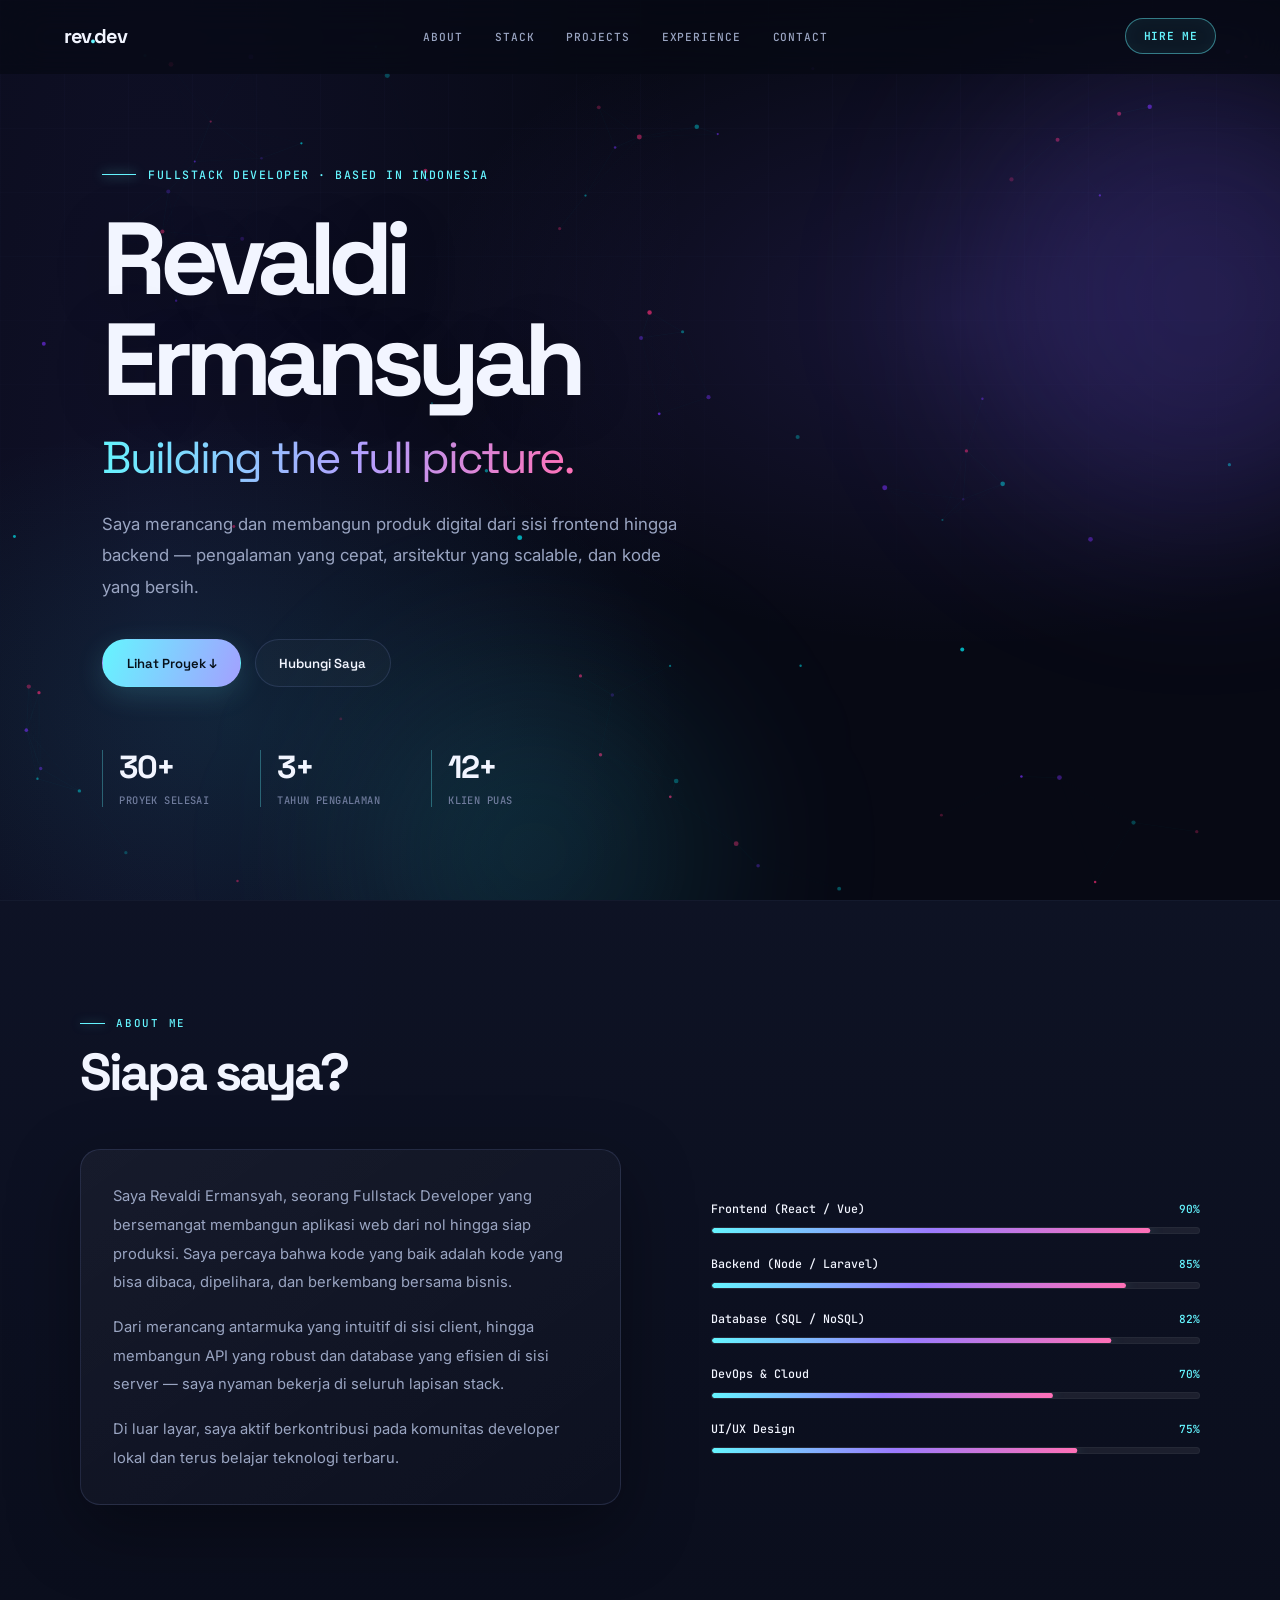
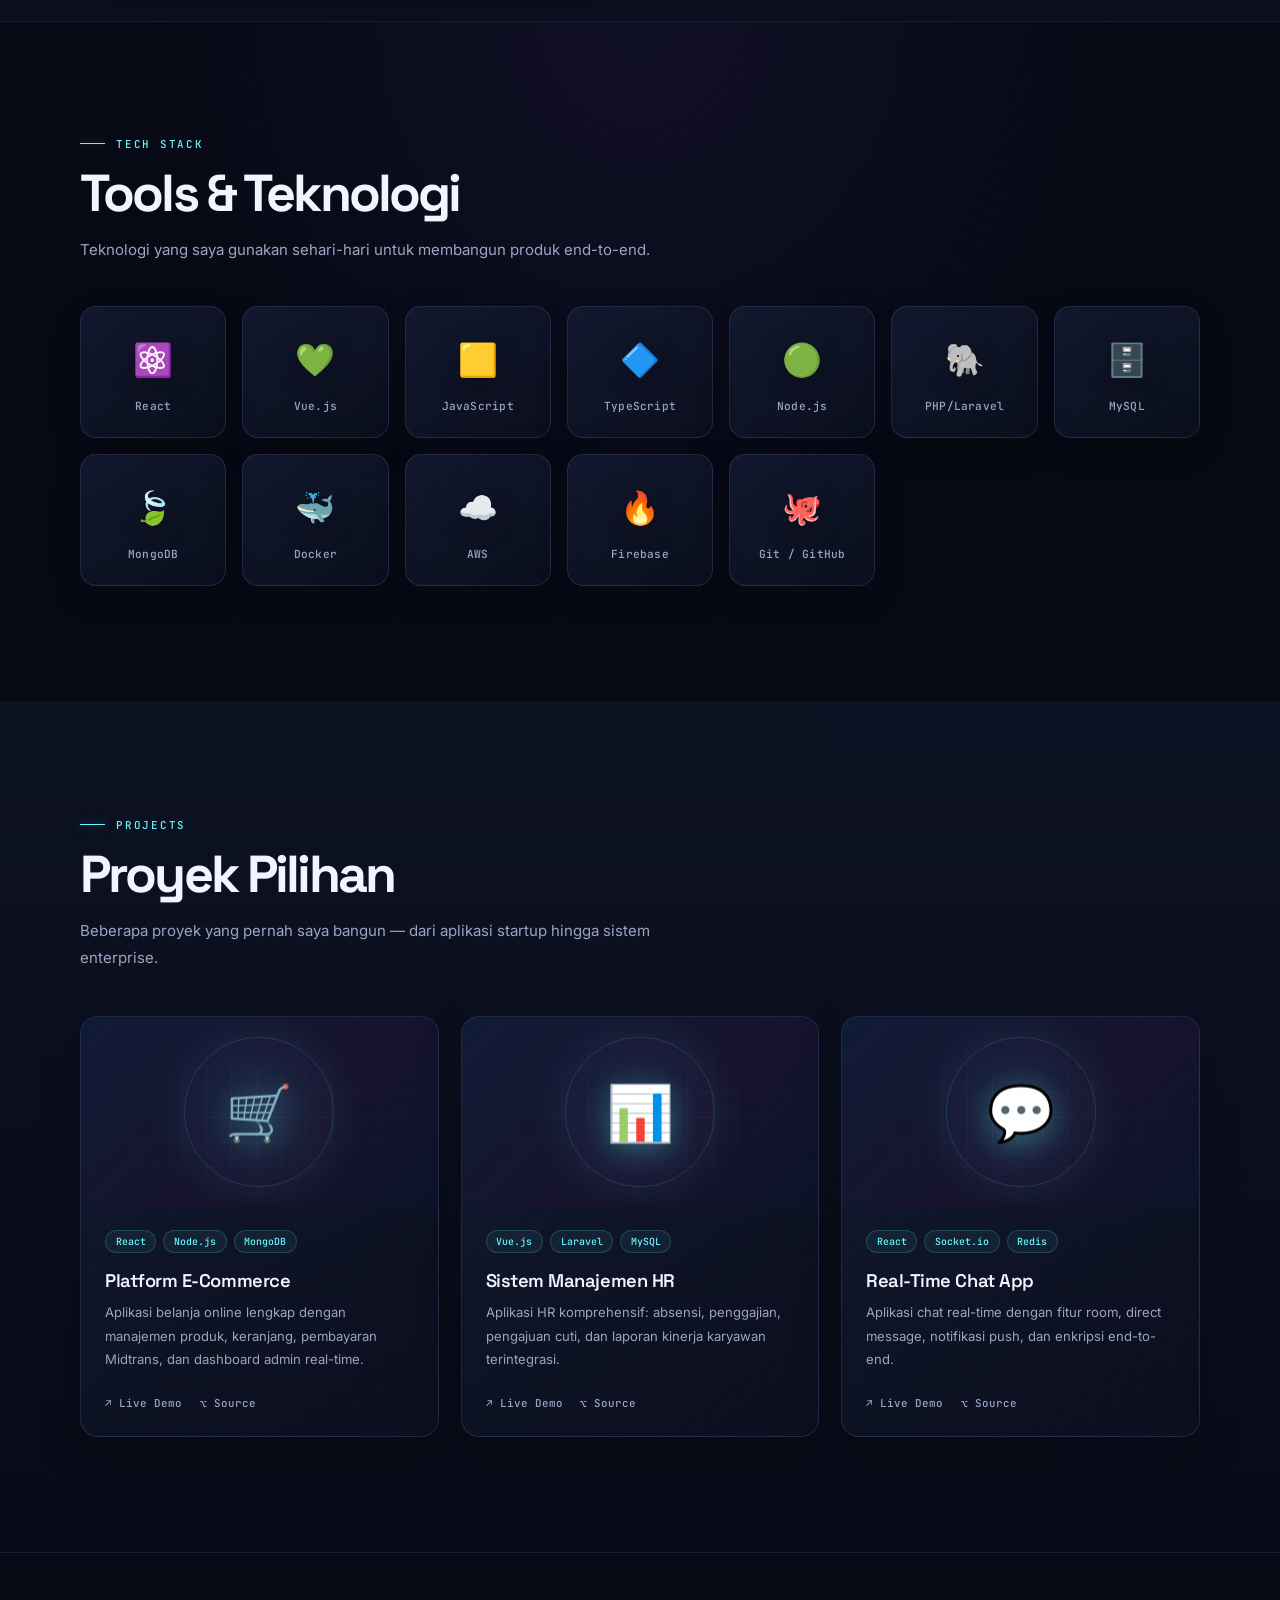
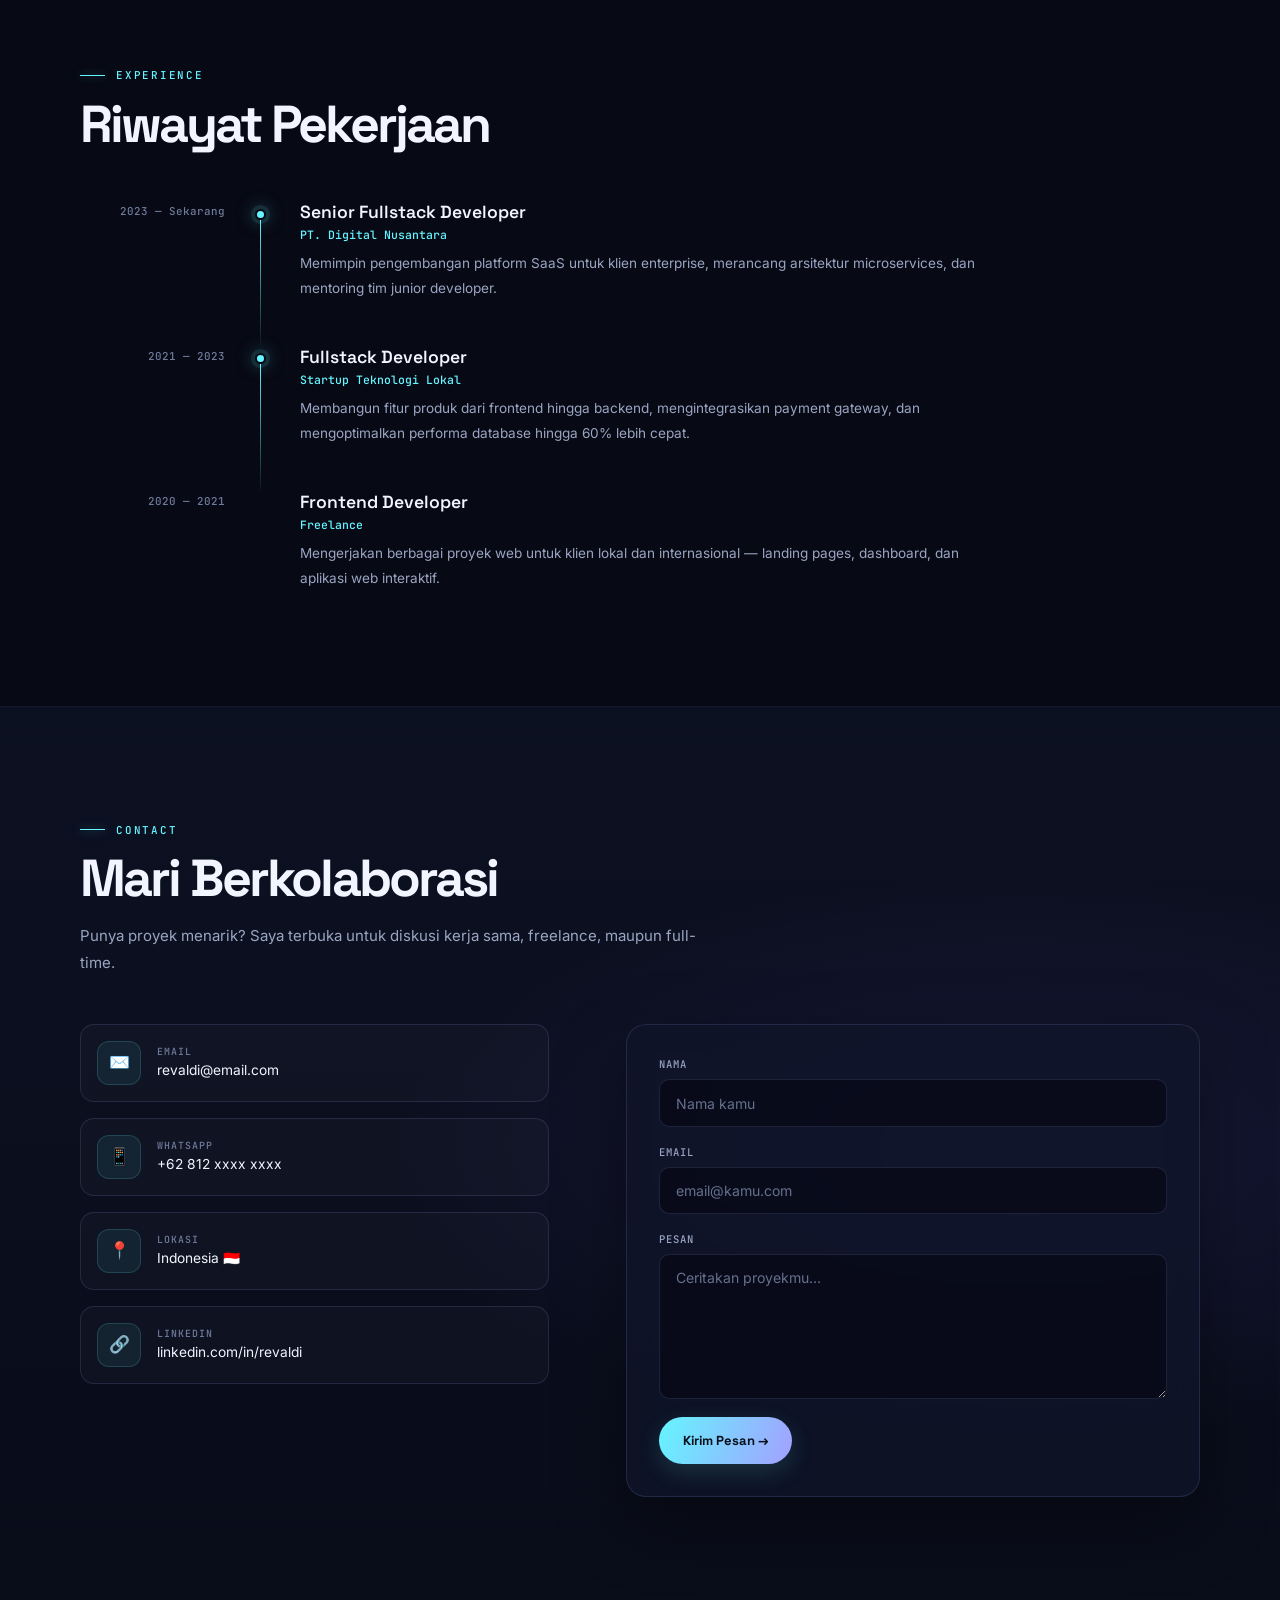
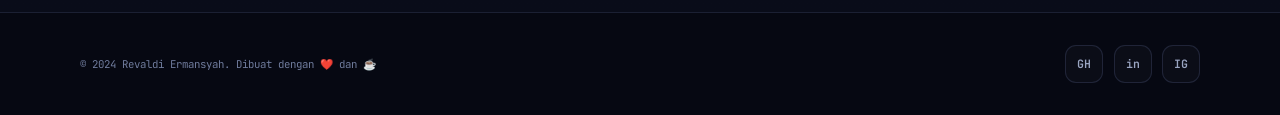
<file: portofolio1/tes1.html>
<!DOCTYPE html>
<html lang="id">
<head>
  <meta charset="UTF-8" />
  <meta name="viewport" content="width=device-width, initial-scale=1.0, viewport-fit=cover" />
  <meta name="description" content="Revaldi Ermansyah — Fullstack Developer. Membangun produk digital yang cepat, scalable, dan berkesan." />
  <meta name="theme-color" content="#050510" />
  <title>Revaldi Ermansyah | Fullstack Developer</title>

  <link rel="preconnect" href="https://fonts.googleapis.com" />
  <link rel="preconnect" href="https://fonts.gstatic.com" crossorigin />
  <link href="https://fonts.googleapis.com/css2?family=Space+Grotesk:wght@300;400;500;600;700&family=Inter:wght@300;400;500&family=JetBrains+Mono:wght@400;500&display=swap" rel="stylesheet" />
  <link rel="stylesheet" href="style1.css">
</head>
<body>

<!-- NAV -->
<nav>
  <a href="#hero" class="nav-logo">rev<span>.</span>dev</a>
  <ul class="nav-links">
    <li><a href="#about">about</a></li>
    <li><a href="#stack">stack</a></li>
    <li><a href="#projects">projects</a></li>
    <li><a href="#experience">experience</a></li>
    <li><a href="#contact">contact</a></li>
  </ul>
  <a href="#contact" class="nav-cta">hire me</a>
  <button class="nav-menu-btn" id="menuBtn" type="button" aria-label="Buka menu" aria-controls="mobileMenu" aria-expanded="false">☰</button>
</nav>

<!-- MOBILE MENU -->
<div class="mobile-menu" id="mobileMenu" aria-label="Menu navigasi mobile">
  <button class="mobile-close" id="menuClose">✕</button>
  <a href="#about" onclick="closeMobile()">About</a>
  <a href="#stack" onclick="closeMobile()">Stack</a>
  <a href="#projects" onclick="closeMobile()">Projects</a>
  <a href="#experience" onclick="closeMobile()">Experience</a>
  <a href="#contact" onclick="closeMobile()">Contact</a>
</div>

<!-- HERO -->
<section id="hero">
  <canvas id="particles-canvas"></canvas>
  <div class="hero-grid-line"></div>
  <div class="hero-glow hero-glow-1"></div>
  <div class="hero-glow hero-glow-2"></div>

  <div class="hero-content">
    <div class="hero-eyebrow">Fullstack Developer · Based in Indonesia</div>
    <h1 class="hero-name">Revaldi<br>Ermansyah</h1>
    <p class="hero-role">Building the full picture.</p>
    <p class="hero-desc">
      Saya merancang dan membangun produk digital dari sisi frontend hingga backend — pengalaman yang cepat, arsitektur yang scalable, dan kode yang bersih.
    </p>
    <div class="hero-actions">
      <a href="#projects" class="btn-primary">Lihat Proyek &darr;</a>
      <a href="#contact" class="btn-outline">Hubungi Saya</a>
    </div>
    <div class="hero-stats">
      <div>
        <div class="hero-stat-num" data-count="30">0+</div>
        <div class="hero-stat-label">Proyek Selesai</div>
      </div>
      <div>
        <div class="hero-stat-num" data-count="3">0+</div>
        <div class="hero-stat-label">Tahun Pengalaman</div>
      </div>
      <div>
        <div class="hero-stat-num" data-count="12">0+</div>
        <div class="hero-stat-label">Klien Puas</div>
      </div>
    </div>
  </div>
</section>

<!-- ABOUT -->
<section id="about">
  <div class="container">
    <div class="section-label">about me</div>
    <h2 class="section-title">Siapa saya?</h2>
    <div class="about-grid fade-in">
      <div class="about-text">
        <p>
          Saya Revaldi Ermansyah, seorang Fullstack Developer yang bersemangat membangun aplikasi web dari nol hingga siap produksi. Saya percaya bahwa kode yang baik adalah kode yang bisa dibaca, dipelihara, dan berkembang bersama bisnis.
        </p>
        <p>
          Dari merancang antarmuka yang intuitif di sisi client, hingga membangun API yang robust dan database yang efisien di sisi server — saya nyaman bekerja di seluruh lapisan stack.
        </p>
        <p>
          Di luar layar, saya aktif berkontribusi pada komunitas developer lokal dan terus belajar teknologi terbaru.
        </p>
      </div>
      <div class="about-skills">
        <div class="skill-bar-row">
          <div class="skill-bar-info"><span class="skill-name">Frontend (React / Vue)</span><span class="skill-pct">90%</span></div>
          <div class="skill-track"><div class="skill-fill" style="--w:0.90"></div></div>
        </div>
        <div class="skill-bar-row">
          <div class="skill-bar-info"><span class="skill-name">Backend (Node / Laravel)</span><span class="skill-pct">85%</span></div>
          <div class="skill-track"><div class="skill-fill" style="--w:0.85"></div></div>
        </div>
        <div class="skill-bar-row">
          <div class="skill-bar-info"><span class="skill-name">Database (SQL / NoSQL)</span><span class="skill-pct">82%</span></div>
          <div class="skill-track"><div class="skill-fill" style="--w:0.82"></div></div>
        </div>
        <div class="skill-bar-row">
          <div class="skill-bar-info"><span class="skill-name">DevOps & Cloud</span><span class="skill-pct">70%</span></div>
          <div class="skill-track"><div class="skill-fill" style="--w:0.70"></div></div>
        </div>
        <div class="skill-bar-row">
          <div class="skill-bar-info"><span class="skill-name">UI/UX Design</span><span class="skill-pct">75%</span></div>
          <div class="skill-track"><div class="skill-fill" style="--w:0.75"></div></div>
        </div>
      </div>
    </div>
  </div>
</section>

<!-- TECH STACK -->
<section id="stack">
  <div class="container">
    <div class="section-label">tech stack</div>
    <h2 class="section-title">Tools & Teknologi</h2>
    <p class="section-desc">Teknologi yang saya gunakan sehari-hari untuk membangun produk end-to-end.</p>
    <div class="stack-grid fade-in">
      <div class="stack-card"><div class="stack-icon">⚛️</div><div class="stack-name">React</div></div>
      <div class="stack-card"><div class="stack-icon">💚</div><div class="stack-name">Vue.js</div></div>
      <div class="stack-card"><div class="stack-icon">🟨</div><div class="stack-name">JavaScript</div></div>
      <div class="stack-card"><div class="stack-icon">🔷</div><div class="stack-name">TypeScript</div></div>
      <div class="stack-card"><div class="stack-icon">🟢</div><div class="stack-name">Node.js</div></div>
      <div class="stack-card"><div class="stack-icon">🐘</div><div class="stack-name">PHP/Laravel</div></div>
      <div class="stack-card"><div class="stack-icon">🗄️</div><div class="stack-name">MySQL</div></div>
      <div class="stack-card"><div class="stack-icon">🍃</div><div class="stack-name">MongoDB</div></div>
      <div class="stack-card"><div class="stack-icon">🐳</div><div class="stack-name">Docker</div></div>
      <div class="stack-card"><div class="stack-icon">☁️</div><div class="stack-name">AWS</div></div>
      <div class="stack-card"><div class="stack-icon">🔥</div><div class="stack-name">Firebase</div></div>
      <div class="stack-card"><div class="stack-icon">🐙</div><div class="stack-name">Git / GitHub</div></div>
    </div>
  </div>
</section>

<!-- PROJECTS -->
<section id="projects">
  <div class="container">
    <div class="section-label">projects</div>
    <h2 class="section-title">Proyek Pilihan</h2>
    <p class="section-desc">Beberapa proyek yang pernah saya bangun — dari aplikasi startup hingga sistem enterprise.</p>
    <div class="projects-grid fade-in">

      <div class="project-card">
        <div class="project-thumb" style="background:#0a0a1a;">🛒</div>
        <div class="project-body">
          <div class="project-tags">
            <span class="project-tag">React</span>
            <span class="project-tag">Node.js</span>
            <span class="project-tag">MongoDB</span>
          </div>
          <h3 class="project-title">Platform E-Commerce</h3>
          <p class="project-desc">Aplikasi belanja online lengkap dengan manajemen produk, keranjang, pembayaran Midtrans, dan dashboard admin real-time.</p>
          <div class="project-links">
            <a href="#" class="project-link">↗ Live Demo</a>
            <a href="#" class="project-link">⌥ Source</a>
          </div>
        </div>
      </div>

      <div class="project-card">
        <div class="project-thumb" style="background:#0a0a1a;">📊</div>
        <div class="project-body">
          <div class="project-tags">
            <span class="project-tag">Vue.js</span>
            <span class="project-tag">Laravel</span>
            <span class="project-tag">MySQL</span>
          </div>
          <h3 class="project-title">Sistem Manajemen HR</h3>
          <p class="project-desc">Aplikasi HR komprehensif: absensi, penggajian, pengajuan cuti, dan laporan kinerja karyawan terintegrasi.</p>
          <div class="project-links">
            <a href="#" class="project-link">↗ Live Demo</a>
            <a href="#" class="project-link">⌥ Source</a>
          </div>
        </div>
      </div>

      <div class="project-card">
        <div class="project-thumb" style="background:#0a0a1a;">💬</div>
        <div class="project-body">
          <div class="project-tags">
            <span class="project-tag">React</span>
            <span class="project-tag">Socket.io</span>
            <span class="project-tag">Redis</span>
          </div>
          <h3 class="project-title">Real-Time Chat App</h3>
          <p class="project-desc">Aplikasi chat real-time dengan fitur room, direct message, notifikasi push, dan enkripsi end-to-end.</p>
          <div class="project-links">
            <a href="#" class="project-link">↗ Live Demo</a>
            <a href="#" class="project-link">⌥ Source</a>
          </div>
        </div>
      </div>

    </div>
  </div>
</section>

<!-- EXPERIENCE -->
<section id="experience">
  <div class="container">
    <div class="section-label">experience</div>
    <h2 class="section-title">Riwayat Pekerjaan</h2>
    <div class="timeline fade-in">

      <div class="timeline-item">
        <div class="timeline-date">2023 — Sekarang</div>
        <div>
          <div class="timeline-title">Senior Fullstack Developer</div>
          <div class="timeline-company">PT. Digital Nusantara</div>
          <div class="timeline-desc">Memimpin pengembangan platform SaaS untuk klien enterprise, merancang arsitektur microservices, dan mentoring tim junior developer.</div>
        </div>
      </div>

      <div class="timeline-item">
        <div class="timeline-date">2021 — 2023</div>
        <div>
          <div class="timeline-title">Fullstack Developer</div>
          <div class="timeline-company">Startup Teknologi Lokal</div>
          <div class="timeline-desc">Membangun fitur produk dari frontend hingga backend, mengintegrasikan payment gateway, dan mengoptimalkan performa database hingga 60% lebih cepat.</div>
        </div>
      </div>

      <div class="timeline-item">
        <div class="timeline-date">2020 — 2021</div>
        <div>
          <div class="timeline-title">Frontend Developer</div>
          <div class="timeline-company">Freelance</div>
          <div class="timeline-desc">Mengerjakan berbagai proyek web untuk klien lokal dan internasional — landing pages, dashboard, dan aplikasi web interaktif.</div>
        </div>
      </div>

    </div>
  </div>
</section>

<!-- CONTACT -->
<section id="contact">
  <div class="container">
    <div class="section-label">contact</div>
    <h2 class="section-title">Mari Berkolaborasi</h2>
    <p class="section-desc">Punya proyek menarik? Saya terbuka untuk diskusi kerja sama, freelance, maupun full-time.</p>
    <div class="contact-wrap fade-in">
      <div class="contact-info">
        <div class="contact-item">
          <div class="contact-icon">✉️</div>
          <div>
            <div class="contact-item-label">email</div>
            <div class="contact-item-val">revaldi@email.com</div>
          </div>
        </div>
        <div class="contact-item">
          <div class="contact-icon">📱</div>
          <div>
            <div class="contact-item-label">whatsapp</div>
            <div class="contact-item-val">+62 812 xxxx xxxx</div>
          </div>
        </div>
        <div class="contact-item">
          <div class="contact-icon">📍</div>
          <div>
            <div class="contact-item-label">lokasi</div>
            <div class="contact-item-val">Indonesia 🇮🇩</div>
          </div>
        </div>
        <div class="contact-item">
          <div class="contact-icon">🔗</div>
          <div>
            <div class="contact-item-label">linkedin</div>
            <div class="contact-item-val">linkedin.com/in/revaldi</div>
          </div>
        </div>
      </div>
      <form class="contact-form">
        <div class="form-group">
          <label class="form-label" for="contactName">nama</label>
          <input id="contactName" name="name" type="text" class="form-input" placeholder="Nama kamu" autocomplete="name" required />
        </div>
        <div class="form-group">
          <label class="form-label" for="contactEmail">email</label>
          <input id="contactEmail" name="email" type="email" class="form-input" placeholder="email@kamu.com" autocomplete="email" required />
        </div>
        <div class="form-group">
          <label class="form-label" for="contactMessage">pesan</label>
          <textarea id="contactMessage" name="message" class="form-textarea" placeholder="Ceritakan proyekmu..." required></textarea>
        </div>
        <button type="submit" class="form-send">Kirim Pesan →</button>
      </form>
    </div>
  </div>
</section>

<!-- FOOTER -->
<footer>
  <div class="footer-inner">
    <div class="footer-copy">© 2024 Revaldi Ermansyah. Dibuat dengan ❤️ dan ☕</div>
    <div class="footer-socials">
      <a href="#" class="footer-social" aria-label="GitHub">GH</a>
      <a href="#" class="footer-social" aria-label="LinkedIn">in</a>
      <a href="#" class="footer-social" aria-label="Instagram">IG</a>
    </div>
  </div>
</footer>

<script src="index.js"></script>
</body>
</html>
</file>
<file: portofolio1/style1.css>
/* =========================================================
   REVALDI ERMANSYAH — PORTFOLIO UI
   Theme: Midnight Aurora / Premium Developer Portfolio
   Replace the contents of style.css with this file.
   ========================================================= */

:root {
  color-scheme: dark;
  --bg: #070914;
  --bg-soft: #0b1020;
  --bg-card: rgba(16, 22, 42, .72);
  --bg-card-solid: #10162a;
  --cyan: #65f5ff;
  --cyan-soft: rgba(101, 245, 255, .12);
  --purple: #9b7bff;
  --pink: #ff70b7;
  --white: #f2f5ff;
  --muted: #9aa5c2;
  --muted-2: #6f7b9c;
  --border: rgba(157, 178, 255, .14);
  --border-bright: rgba(101, 245, 255, .38);
  --shadow: 0 24px 70px rgba(0, 0, 0, .35);
  --glow-cyan: 0 0 28px rgba(101, 245, 255, .18);
  --font-head: 'Space Grotesk', sans-serif;
  --font-body: 'Inter', sans-serif;
  --font-mono: 'JetBrains Mono', monospace;
}

*, *::before, *::after {
  box-sizing: border-box;
  margin: 0;
  padding: 0;
}

html {
  scroll-behavior: smooth;
  scroll-padding-top: 90px;
}

body {
  min-width: 320px;
  overflow-x: hidden;
  background:
    radial-gradient(ellipse at 12% 12%, rgba(93, 82, 220, .10), transparent 34rem),
    radial-gradient(ellipse at 88% 48%, rgba(36, 197, 220, .07), transparent 32rem),
    var(--bg);
  color: var(--white);
  font-family: var(--font-body);
  font-size: 15px;
  line-height: 1.75;
  -webkit-font-smoothing: antialiased;
}

::selection {
  color: #061018;
  background: var(--cyan);
}

a { color: inherit; }
button, input, textarea { font: inherit; }

:focus-visible {
  outline: 2px solid var(--cyan);
  outline-offset: 4px;
}

::-webkit-scrollbar { width: 8px; }
::-webkit-scrollbar-track { background: #070914; }
::-webkit-scrollbar-thumb {
  background: linear-gradient(var(--purple), var(--cyan));
  border: 2px solid #070914;
  border-radius: 99px;
}

/* NAVIGATION */
nav {
  position: fixed;
  inset: 0 0 auto;
  z-index: 100;
  display: flex;
  align-items: center;
  justify-content: space-between;
  gap: 2rem;
  padding: 1.15rem clamp(1.25rem, 5vw, 5rem);
  background: rgba(7, 9, 20, .68);
  border-bottom: 1px solid transparent;
  backdrop-filter: blur(20px);
  -webkit-backdrop-filter: blur(20px);
  transition: padding .3s ease, background .3s ease, border-color .3s ease, box-shadow .3s ease;
}

nav.scrolled {
  padding-top: .8rem;
  padding-bottom: .8rem;
  background: rgba(7, 9, 20, .92);
  border-color: var(--border);
  box-shadow: 0 12px 40px rgba(0, 0, 0, .2);
}

.nav-logo {
  flex-shrink: 0;
  color: var(--white);
  font: 700 1.25rem var(--font-head);
  letter-spacing: -.07em;
  text-decoration: none;
}
.nav-logo span { color: var(--cyan); }

.nav-links {
  display: flex;
  align-items: center;
  gap: clamp(1rem, 2.5vw, 2.2rem);
  list-style: none;
}
.nav-links a {
  position: relative;
  color: var(--muted);
  font: 500 .7rem var(--font-mono);
  letter-spacing: .08em;
  text-decoration: none;
  text-transform: uppercase;
  transition: color .25s ease;
}
.nav-links a::after {
  position: absolute;
  right: 0;
  bottom: -.55rem;
  left: 0;
  height: 1px;
  content: "";
  background: linear-gradient(90deg, var(--cyan), var(--purple));
  transform: scaleX(0);
  transform-origin: right;
  transition: transform .25s ease;
}
.nav-links a:hover { color: var(--cyan); }
.nav-links a:hover::after {
  transform: scaleX(1);
  transform-origin: left;
}

.nav-cta {
  padding: .62rem 1.1rem;
  border: 1px solid rgba(101, 245, 255, .45);
  border-radius: 999px;
  background: rgba(101, 245, 255, .06);
  color: var(--cyan);
  font: 600 .7rem var(--font-mono);
  letter-spacing: .06em;
  text-decoration: none;
  text-transform: uppercase;
  box-shadow: inset 0 0 18px rgba(101, 245, 255, .04);
  transition: transform .25s ease, background .25s ease, box-shadow .25s ease;
}
.nav-cta:hover {
  transform: translateY(-2px);
  background: rgba(101, 245, 255, .13);
  box-shadow: var(--glow-cyan);
}

.nav-menu-btn {
  display: none;
  width: 42px;
  height: 42px;
  border: 1px solid var(--border);
  border-radius: 12px;
  background: rgba(255, 255, 255, .04);
  color: var(--white);
  cursor: pointer;
  font-size: 1.25rem;
}

/* HERO */
#hero {
  position: relative;
  isolation: isolate;
  display: flex;
  min-height: min(900px, 100svh);
  align-items: center;
  overflow: hidden;
  padding: 9rem clamp(1.25rem, 8vw, 8rem) 5rem;
  background:
    radial-gradient(ellipse at 75% 35%, rgba(123, 94, 255, .15), transparent 34rem),
    radial-gradient(ellipse at 18% 80%, rgba(48, 220, 235, .10), transparent 28rem);
}
#hero::before {
  position: absolute;
  z-index: -1;
  inset: 0;
  content: "";
  opacity: .23;
  background-image:
    linear-gradient(rgba(139, 164, 255, .09) 1px, transparent 1px),
    linear-gradient(90deg, rgba(139, 164, 255, .09) 1px, transparent 1px);
  background-size: 64px 64px;
  mask-image: linear-gradient(to bottom, black, transparent 90%);
}
#particles-canvas {
  position: absolute;
  z-index: 0;
  inset: 0;
  width: 100%;
  height: 100%;
  pointer-events: none;
}
.hero-grid-line { display: none; }

.hero-glow {
  position: absolute;
  z-index: 0;
  border-radius: 50%;
  filter: blur(90px);
  pointer-events: none;
  animation: floatGlow 10s ease-in-out infinite alternate;
}
.hero-glow-1 {
  top: 8%;
  right: -9rem;
  width: 28rem;
  height: 28rem;
  background: rgba(123, 94, 255, .19);
}
.hero-glow-2 {
  bottom: -8rem;
  left: 28%;
  width: 22rem;
  height: 22rem;
  background: rgba(42, 220, 235, .12);
  animation-delay: -4s;
}
@keyframes floatGlow {
  from { transform: translate3d(0, 0, 0) scale(1); }
  to { transform: translate3d(-24px, 20px, 0) scale(1.12); }
}

.hero-content {
  position: relative;
  z-index: 1;
  width: min(100%, 900px);
}
.hero-eyebrow {
  display: inline-flex;
  align-items: center;
  gap: .75rem;
  margin-bottom: 1.7rem;
  color: var(--cyan);
  font: 500 .72rem var(--font-mono);
  letter-spacing: .13em;
  text-transform: uppercase;
}
.hero-eyebrow::before {
  width: 34px;
  height: 1px;
  content: "";
  background: var(--cyan);
  box-shadow: 0 0 12px var(--cyan);
}
.hero-name {
  margin-bottom: .65rem;
  color: var(--white);
  font: 700 clamp(3.3rem, 8vw, 7.2rem)/.98 var(--font-head);
  letter-spacing: -.075em;
  text-shadow: 0 10px 50px rgba(0, 0, 0, .25);
}
.hero-role {
  width: fit-content;
  margin: 1.3rem 0 1.5rem;
  background: linear-gradient(100deg, var(--cyan), #b3a0ff 55%, var(--pink));
  background-clip: text;
  -webkit-background-clip: text;
  color: transparent;
  font: 400 clamp(1.55rem, 4vw, 2.8rem)/1.2 var(--font-head);
  letter-spacing: -.045em;
}
.hero-desc {
  max-width: 590px;
  margin-bottom: 2.2rem;
  color: var(--muted);
  font-size: clamp(.92rem, 1.4vw, 1.05rem);
  line-height: 1.9;
}
.hero-actions { display: flex; flex-wrap: wrap; gap: .9rem; }

.btn-primary, .btn-outline {
  display: inline-flex;
  min-height: 48px;
  align-items: center;
  justify-content: center;
  gap: .6rem;
  padding: .8rem 1.45rem;
  border-radius: 999px;
  font: 600 .82rem var(--font-head);
  text-decoration: none;
  transition: transform .25s ease, box-shadow .25s ease, border-color .25s ease, background .25s ease;
}
.btn-primary {
  border: 1px solid transparent;
  background: linear-gradient(110deg, var(--cyan), #a3a0ff);
  color: #07101a;
  box-shadow: 0 8px 28px rgba(101, 245, 255, .16);
}
.btn-primary:hover {
  transform: translateY(-3px);
  box-shadow: 0 12px 36px rgba(101, 245, 255, .28);
}
.btn-outline {
  border: 1px solid var(--border);
  background: rgba(255, 255, 255, .025);
  color: var(--white);
}
.btn-outline:hover {
  transform: translateY(-3px);
  border-color: var(--border-bright);
  background: var(--cyan-soft);
  color: var(--cyan);
}

.hero-stats {
  display: flex;
  flex-wrap: wrap;
  gap: clamp(1.5rem, 4vw, 3.8rem);
  margin-top: clamp(3rem, 7vh, 5rem);
}
.hero-stats > div {
  position: relative;
  min-width: 105px;
  padding-left: 1rem;
  border-left: 1px solid rgba(101, 245, 255, .32);
}
.hero-stat-num {
  color: var(--white);
  font: 700 2rem/1.1 var(--font-head);
  letter-spacing: -.05em;
}
.hero-stat-label {
  margin-top: .45rem;
  color: var(--muted-2);
  font: 500 .65rem var(--font-mono);
  letter-spacing: .04em;
  text-transform: uppercase;
}

/* SECTION COMMON */
section { position: relative; padding: clamp(4.5rem, 9vw, 7.5rem) clamp(1.25rem, 6vw, 6rem); }
.container { width: min(100%, 1120px); margin: 0 auto; }

.section-label {
  display: flex;
  align-items: center;
  gap: .7rem;
  margin-bottom: .8rem;
  color: var(--cyan);
  font: 500 .68rem var(--font-mono);
  letter-spacing: .16em;
  text-transform: uppercase;
}
.section-label::before {
  width: 25px;
  height: 1px;
  content: "";
  background: var(--cyan);
  box-shadow: 0 0 10px rgba(101, 245, 255, .5);
}
.section-title {
  margin-bottom: .9rem;
  color: var(--white);
  font: 700 clamp(2rem, 4.5vw, 3.25rem)/1.12 var(--font-head);
  letter-spacing: -.055em;
}
.section-desc {
  max-width: 620px;
  color: var(--muted);
  font-size: .94rem;
  line-height: 1.8;
}

/* ABOUT */
#about {
  background: linear-gradient(180deg, rgba(14, 19, 37, .92), rgba(10, 14, 29, .92));
  border-top: 1px solid rgba(157, 178, 255, .07);
  border-bottom: 1px solid rgba(157, 178, 255, .07);
}
.about-grid {
  display: grid;
  grid-template-columns: 1.05fr .95fr;
  align-items: center;
  gap: clamp(2.5rem, 7vw, 6rem);
  margin-top: 3rem;
}
.about-text {
  padding: clamp(1.4rem, 3vw, 2rem);
  border: 1px solid var(--border);
  border-radius: 20px;
  background: linear-gradient(145deg, rgba(255,255,255,.045), rgba(255,255,255,.012));
  box-shadow: var(--shadow);
}
.about-text p {
  color: var(--muted);
  font-size: .92rem;
  line-height: 1.95;
}
.about-text p + p { margin-top: 1rem; }
.about-skills {
  display: flex;
  flex-direction: column;
  gap: 1.35rem;
}
.skill-bar-row { display: flex; flex-direction: column; gap: .65rem; }
.skill-bar-info { display: flex; align-items: center; justify-content: space-between; gap: 1rem; }
.skill-name { color: var(--white); font: 500 .73rem var(--font-mono); }
.skill-pct { color: var(--cyan); font: 500 .7rem var(--font-mono); }
.skill-track {
  height: 7px;
  overflow: hidden;
  border: 1px solid rgba(255,255,255,.04);
  border-radius: 99px;
  background: rgba(255,255,255,.07);
}
.skill-fill {
  width: 100%;
  height: 100%;
  border-radius: inherit;
  background: linear-gradient(90deg, var(--cyan), var(--purple), var(--pink));
  box-shadow: 0 0 16px rgba(101,245,255,.25);
  transform: scaleX(0);
  transform-origin: left;
  transition: transform 1.2s cubic-bezier(.2,.75,.2,1);
}
.skill-fill.animated { transform: scaleX(var(--target, 1)); }

/* TECH STACK */
#stack {
  background:
    radial-gradient(ellipse at 50% 0%, rgba(123, 94, 255, .08), transparent 55%),
    var(--bg);
}
.stack-grid {
  display: grid;
  grid-template-columns: repeat(auto-fit, minmax(135px, 1fr));
  gap: 1rem;
  margin-top: 2.7rem;
}
.stack-card {
  position: relative;
  display: flex;
  min-height: 132px;
  flex-direction: column;
  align-items: center;
  justify-content: center;
  gap: .7rem;
  overflow: hidden;
  padding: 1.2rem .8rem;
  border: 1px solid var(--border);
  border-radius: 16px;
  background: linear-gradient(145deg, rgba(20, 28, 52, .8), rgba(11, 15, 30, .9));
  box-shadow: 0 12px 35px rgba(0,0,0,.12);
  cursor: default;
  transition: transform .3s ease, border-color .3s ease, box-shadow .3s ease, background .3s ease;
}
.stack-card::before {
  position: absolute;
  inset: 0;
  content: "";
  opacity: 0;
  background: radial-gradient(circle at 50% 0%, rgba(101,245,255,.13), transparent 70%);
  transition: opacity .3s ease;
}
.stack-card:hover {
  transform: translateY(-7px);
  border-color: var(--border-bright);
  background: linear-gradient(145deg, rgba(24, 38, 62, .95), rgba(12, 19, 38, .95));
  box-shadow: 0 18px 38px rgba(0,0,0,.25), var(--glow-cyan);
}
.stack-card:hover::before { opacity: 1; }
.stack-icon { position: relative; font-size: 2rem; filter: drop-shadow(0 5px 12px rgba(0,0,0,.3)); }
.stack-name {
  position: relative;
  color: var(--muted);
  font: 500 .7rem var(--font-mono);
  letter-spacing: .02em;
}

/* PROJECTS */
#projects {
  background: linear-gradient(180deg, rgba(13, 18, 35, .98), rgba(8, 11, 23, .98));
  border-top: 1px solid rgba(157,178,255,.07);
  border-bottom: 1px solid rgba(157,178,255,.07);
}
.projects-grid {
  display: grid;
  grid-template-columns: repeat(auto-fit, minmax(min(100%, 290px), 1fr));
  gap: 1.35rem;
  margin-top: 2.8rem;
}
.project-card {
  position: relative;
  overflow: hidden;
  border: 1px solid var(--border);
  border-radius: 18px;
  background: linear-gradient(145deg, rgba(20, 27, 49, .9), rgba(11, 15, 30, .95));
  box-shadow: 0 16px 45px rgba(0,0,0,.18);
  transition: transform .35s ease, border-color .35s ease, box-shadow .35s ease;
}
.project-card:hover {
  transform: translateY(-8px);
  border-color: rgba(101,245,255,.4);
  box-shadow: 0 24px 55px rgba(0,0,0,.34), 0 0 30px rgba(101,245,255,.07);
}
.project-thumb {
  position: relative;
  display: flex;
  height: 190px;
  align-items: center;
  justify-content: center;
  overflow: hidden;
  background:
    radial-gradient(circle at 50% 50%, rgba(101,245,255,.15), transparent 38%),
    linear-gradient(135deg, #111b36, #17122d 60%, #0c1428) !important;
  font-size: 3.4rem;
}
.project-thumb::before {
  position: absolute;
  inset: 0;
  content: "";
  background:
    linear-gradient(rgba(157,178,255,.06) 1px, transparent 1px),
    linear-gradient(90deg, rgba(157,178,255,.06) 1px, transparent 1px);
  background-size: 25px 25px;
  mask-image: radial-gradient(ellipse, black, transparent 78%);
}
.project-thumb::after {
  position: absolute;
  width: 150px;
  height: 150px;
  border: 1px solid rgba(101,245,255,.17);
  border-radius: 50%;
  content: "";
  box-shadow: 0 0 45px rgba(101,245,255,.1), inset 0 0 35px rgba(155,123,255,.08);
  transition: transform .5s ease;
}
.project-card:hover .project-thumb::after { transform: scale(1.18); }
.project-thumb { isolation: isolate; }
.project-thumb { text-shadow: 0 8px 30px rgba(101,245,255,.25); }
.project-body { padding: 1.45rem 1.5rem 1.6rem; }
.project-tags { display: flex; flex-wrap: wrap; gap: .45rem; margin-bottom: 1rem; }
.project-tag {
  padding: .25rem .6rem;
  border: 1px solid rgba(101,245,255,.17);
  border-radius: 999px;
  background: rgba(101,245,255,.06);
  color: var(--cyan);
  font: 500 .62rem var(--font-mono);
}
.project-title {
  margin-bottom: .55rem;
  color: var(--white);
  font: 600 1.15rem var(--font-head);
  letter-spacing: -.025em;
}
.project-desc {
  min-height: 76px;
  margin-bottom: 1.2rem;
  color: var(--muted);
  font-size: .82rem;
  line-height: 1.8;
}
.project-links { display: flex; flex-wrap: wrap; gap: 1.1rem; }
.project-link {
  color: var(--muted);
  font: 500 .68rem var(--font-mono);
  text-decoration: none;
  transition: color .2s ease;
}
.project-link:hover { color: var(--cyan); }

/* EXPERIENCE */
#experience { background: var(--bg); }
.timeline {
  display: flex;
  flex-direction: column;
  gap: 0;
  margin-top: 3rem;
}
.timeline-item {
  position: relative;
  display: grid;
  grid-template-columns: 180px minmax(0, 1fr);
  gap: 2.5rem;
  padding: 0 0 2.8rem;
}
.timeline-item:last-child { padding-bottom: 0; }
.timeline-item:not(:last-child)::after {
  position: absolute;
  top: 1.1rem;
  bottom: 0;
  left: 180px;
  width: 1px;
  content: "";
  background: linear-gradient(var(--cyan), rgba(101,245,255,.04));
}
.timeline-item:not(:last-child)::before {
  position: absolute;
  z-index: 1;
  top: .45rem;
  left: 175px;
  width: 11px;
  height: 11px;
  border: 2px solid var(--bg);
  border-radius: 50%;
  content: "";
  background: var(--cyan);
  box-shadow: 0 0 0 4px rgba(101,245,255,.1), 0 0 18px rgba(101,245,255,.55);
}
.timeline-date {
  padding: .15rem 2.2rem 0 0;
  color: var(--muted-2);
  font: 500 .68rem var(--font-mono);
  text-align: right;
}
.timeline-title {
  margin-bottom: .25rem;
  color: var(--white);
  font: 600 1.1rem var(--font-head);
}
.timeline-company {
  margin-bottom: .55rem;
  color: var(--cyan);
  font: 500 .72rem var(--font-mono);
}
.timeline-desc { max-width: 700px; color: var(--muted); font-size: .85rem; line-height: 1.85; }

/* CONTACT */
#contact {
  background:
    radial-gradient(ellipse at 80% 50%, rgba(123,94,255,.11), transparent 40rem),
    linear-gradient(180deg, #0c1122, #090c19);
  border-top: 1px solid rgba(157,178,255,.08);
}
.contact-wrap {
  display: grid;
  grid-template-columns: .9fr 1.1fr;
  align-items: start;
  gap: clamp(2rem, 6vw, 5rem);
  margin-top: 3rem;
}
.contact-info {
  display: flex;
  flex-direction: column;
  gap: 1rem;
}
.contact-item {
  display: flex;
  align-items: center;
  gap: 1rem;
  padding: 1rem;
  border: 1px solid var(--border);
  border-radius: 14px;
  background: rgba(255,255,255,.025);
  transition: transform .25s ease, border-color .25s ease, background .25s ease;
}
.contact-item:hover {
  transform: translateX(5px);
  border-color: rgba(101,245,255,.3);
  background: rgba(101,245,255,.045);
}
.contact-icon {
  display: grid;
  width: 44px;
  height: 44px;
  flex: 0 0 44px;
  place-items: center;
  border: 1px solid rgba(101,245,255,.16);
  border-radius: 12px;
  background: rgba(101,245,255,.07);
  font-size: 1.05rem;
}
.contact-item-label {
  color: var(--muted-2);
  font: 500 .62rem var(--font-mono);
  letter-spacing: .1em;
  text-transform: uppercase;
}
.contact-item-val {
  overflow-wrap: anywhere;
  color: var(--white);
  font-size: .86rem;
}
.contact-form {
  display: flex;
  flex-direction: column;
  gap: 1.1rem;
  padding: clamp(1.25rem, 3vw, 2rem);
  border: 1px solid var(--border);
  border-radius: 20px;
  background: rgba(16, 22, 42, .72);
  box-shadow: var(--shadow);
  backdrop-filter: blur(14px);
}
.form-group { display: flex; flex-direction: column; gap: .5rem; }
.form-label {
  color: var(--muted);
  font: 500 .66rem var(--font-mono);
  letter-spacing: .08em;
  text-transform: uppercase;
}
.form-input, .form-textarea {
  width: 100%;
  border: 1px solid rgba(157,178,255,.15);
  border-radius: 10px;
  outline: none;
  background: rgba(5,8,19,.62);
  color: var(--white);
  font: 400 .88rem var(--font-body);
  padding: .9rem 1rem;
  transition: border-color .25s ease, box-shadow .25s ease, background .25s ease;
}
.form-input::placeholder, .form-textarea::placeholder { color: #65708d; }
.form-input:focus, .form-textarea:focus {
  border-color: rgba(101,245,255,.65);
  background: rgba(5,12,24,.9);
  box-shadow: 0 0 0 4px rgba(101,245,255,.08), 0 0 22px rgba(101,245,255,.06);
}
.form-textarea { min-height: 145px; resize: vertical; }
.form-send {
  align-self: flex-start;
  min-height: 47px;
  padding: .8rem 1.5rem;
  border: 0;
  border-radius: 999px;
  background: linear-gradient(110deg, var(--cyan), #a3a0ff);
  color: #07101a;
  font: 700 .82rem var(--font-head);
  cursor: pointer;
  box-shadow: 0 8px 25px rgba(101,245,255,.14);
  transition: transform .25s ease, box-shadow .25s ease, opacity .25s ease;
}
.form-send:hover {
  transform: translateY(-2px);
  box-shadow: 0 12px 32px rgba(101,245,255,.25);
}
.form-send:active { transform: translateY(0); }

/* FOOTER */
footer {
  padding: 2rem clamp(1.25rem, 6vw, 6rem);
  border-top: 1px solid var(--border);
  background: #060812;
}
.footer-inner {
  display: flex;
  width: min(100%, 1120px);
  align-items: center;
  justify-content: space-between;
  gap: 1.2rem;
  margin: 0 auto;
}
.footer-copy {
  color: var(--muted-2);
  font: 400 .67rem var(--font-mono);
}
.footer-socials { display: flex; gap: .65rem; }
.footer-social {
  display: grid;
  width: 38px;
  height: 38px;
  place-items: center;
  border: 1px solid var(--border);
  border-radius: 11px;
  background: rgba(255,255,255,.025);
  color: var(--muted);
  font: 600 .72rem var(--font-mono);
  text-decoration: none;
  transition: transform .25s ease, color .25s ease, border-color .25s ease, box-shadow .25s ease;
}
.footer-social:hover {
  transform: translateY(-3px);
  border-color: var(--border-bright);
  color: var(--cyan);
  box-shadow: var(--glow-cyan);
}

/* MOBILE MENU */
.mobile-menu {
  position: fixed;
  z-index: 99;
  inset: 0;
  display: none;
  flex-direction: column;
  align-items: center;
  justify-content: center;
  gap: 1.8rem;
  background: rgba(7,9,20,.97);
  backdrop-filter: blur(22px);
  -webkit-backdrop-filter: blur(22px);
}
.mobile-menu.open { display: flex; animation: menuFade .25s ease both; }
@keyframes menuFade {
  from { opacity: 0; }
  to { opacity: 1; }
}
.mobile-menu a {
  color: var(--white);
  font: 600 clamp(1.4rem, 5vw, 2rem) var(--font-head);
  text-decoration: none;
  transition: color .2s ease, transform .2s ease;
}
.mobile-menu a:hover { transform: translateX(5px); color: var(--cyan); }
.mobile-close {
  position: absolute;
  top: 1.25rem;
  right: 1.4rem;
  display: grid;
  width: 44px;
  height: 44px;
  place-items: center;
  border: 1px solid var(--border);
  border-radius: 12px;
  background: rgba(255,255,255,.04);
  color: var(--white);
  cursor: pointer;
  font-size: 1.2rem;
}

/* SCROLL REVEAL */
.fade-in {
  opacity: 0;
  transform: translateY(26px);
  transition: opacity .75s ease, transform .75s cubic-bezier(.2,.7,.2,1);
}
.fade-in.visible { opacity: 1; transform: translateY(0); }

/* RESPONSIVE */
@media (max-width: 900px) {
  .nav-links { gap: 1rem; }
  .nav-links a { font-size: .63rem; }
  .about-grid { gap: 2.5rem; }
  .contact-wrap { gap: 2rem; }
}

@media (max-width: 768px) {
  nav { padding: .9rem 1.25rem; }
  nav.scrolled { padding: .7rem 1.25rem; }
  .nav-links, .nav-cta { display: none; }
  .nav-menu-btn { display: block; }
  #hero {
    min-height: 92svh;
    padding: 7.5rem 1.35rem 3.5rem;
  }
  .hero-name { font-size: clamp(3.2rem, 14vw, 5.2rem); }
  .hero-desc { max-width: 100%; }
  .hero-stats { gap: 1.5rem; margin-top: 3rem; }
  .hero-stat-num { font-size: 1.7rem; }
  section { padding: 4.5rem 1.35rem; }
  .about-grid { grid-template-columns: 1fr; gap: 2rem; }
  .about-text { padding: 1.25rem; }
  .stack-grid { grid-template-columns: repeat(3, minmax(0, 1fr)); gap: .7rem; }
  .stack-card { min-height: 112px; padding: .9rem .5rem; }
  .stack-icon { font-size: 1.7rem; }
  .stack-name { font-size: .62rem; }
  .timeline-item {
    grid-template-columns: 1fr;
    gap: .45rem;
    padding: 0 0 2rem 1.25rem;
    border-left: 1px solid rgba(101,245,255,.25);
  }
  .timeline-item:not(:last-child)::after { display: none; }
  .timeline-item:not(:last-child)::before {
    top: .25rem;
    left: -6px;
  }
  .timeline-date { padding: 0; text-align: left; }
  .contact-wrap { grid-template-columns: 1fr; gap: 2rem; }
  .footer-inner { flex-direction: column; justify-content: center; text-align: center; }
}

@media (max-width: 480px) {
  body { font-size: 14px; }
  .hero-eyebrow { font-size: .61rem; letter-spacing: .08em; }
  .hero-name { font-size: clamp(2.8rem, 14vw, 4.3rem); }
  .hero-role { font-size: 1.55rem; }
  .hero-actions { flex-direction: column; align-items: stretch; }
  .btn-primary, .btn-outline { width: 100%; }
  .hero-stats { justify-content: space-between; gap: .8rem; }
  .hero-stats > div { min-width: 0; padding-left: .65rem; }
  .hero-stat-num { font-size: 1.45rem; }
  .hero-stat-label { font-size: .55rem; }
  .stack-grid { grid-template-columns: repeat(2, minmax(0, 1fr)); }
  .projects-grid { grid-template-columns: 1fr; }
  .project-thumb { height: 165px; }
  .project-desc { min-height: 0; }
  .form-send { width: 100%; }
  .footer-copy { line-height: 1.8; }
}

/* ACCESSIBILITY: REDUCED MOTION */
@media (prefers-reduced-motion: reduce) {
  html { scroll-behavior: auto; }
  *, *::before, *::after {
    animation-duration: .01ms !important;
    animation-iteration-count: 1 !important;
    transition-duration: .01ms !important;
    scroll-behavior: auto !important;
  }
  .fade-in { opacity: 1; transform: none; }
}
</file>
